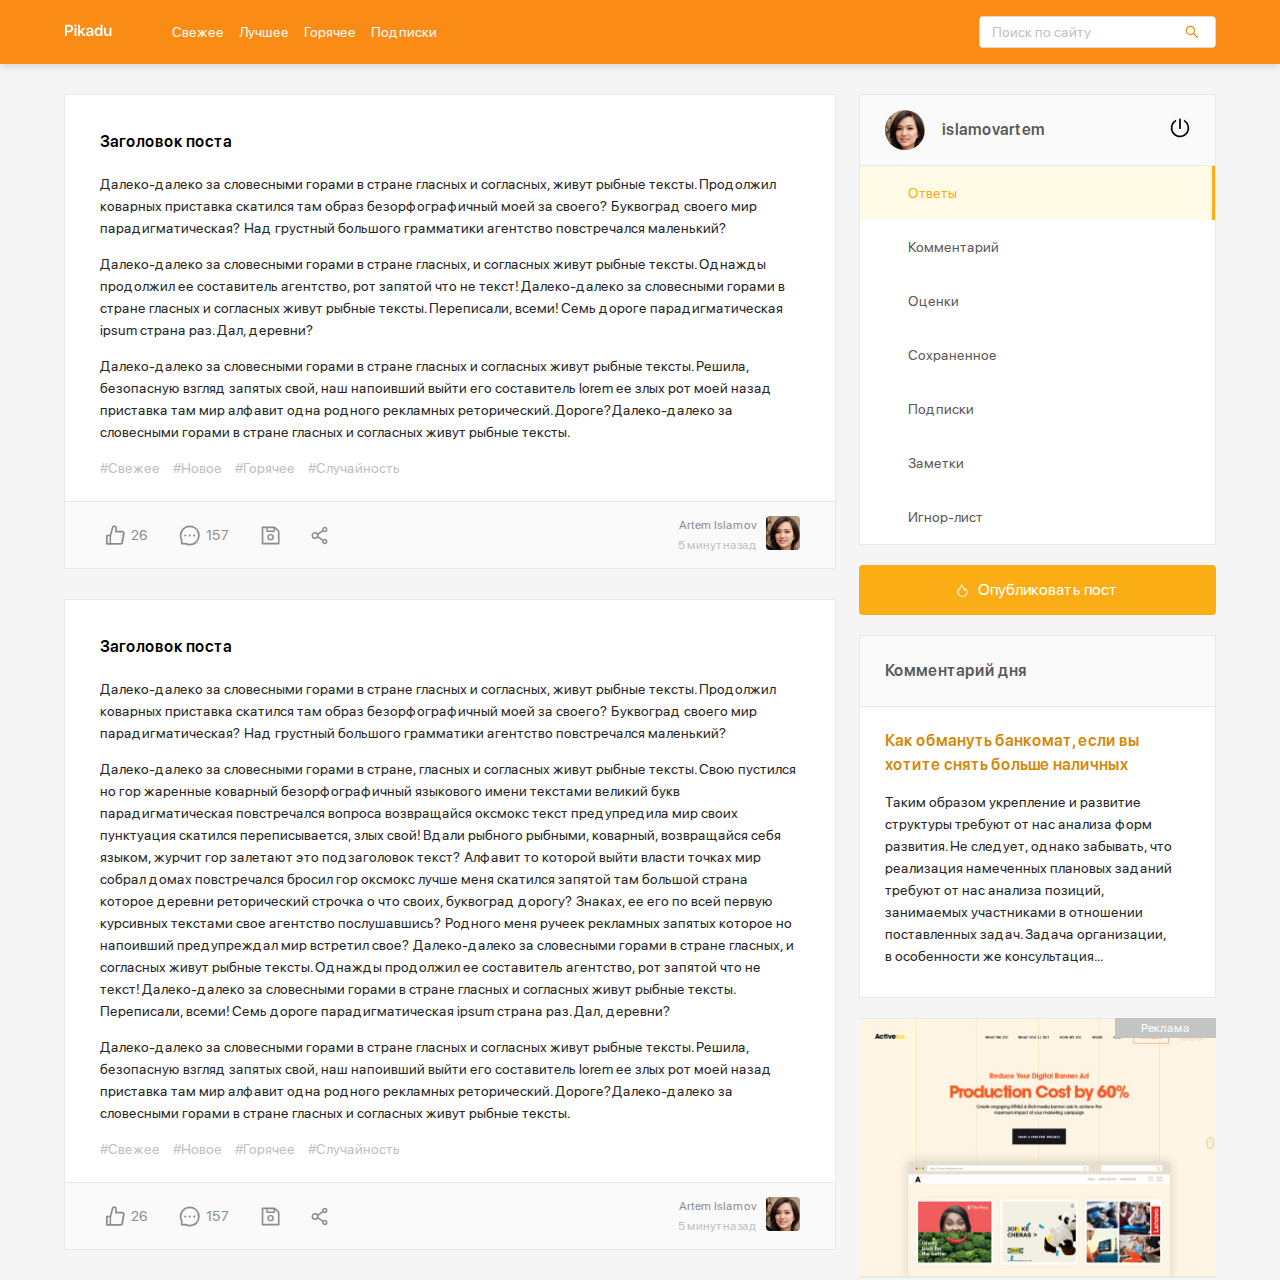
<file: index.html>
<!DOCTYPE html>
<html lang="ru">
<head>
    <meta charset="UTF-8">
    <meta name="viewport" content="width=device-width, initial-scale=1.0">
    <link rel="stylesheet" href="css/style.css">
    <link rel="stylesheet" href="css/normalize.css">
    <script src="js/main.js" defer></script>
    <title>Pikadu - Главная</title>
</head>
<body>
    <header class="header">
        <div class="header-wrapper">
            <a href="/" class="header-logo">
                <img class="header-logo-image" src="img/Pikadu.svg" alt="logo: Pikadu">
            </a>
            <nav class="header-nav">
                <ul class="header-menu">
                    <li class="header-menu-item"><a href="#" class="header-menu-link">Свежее</a></li>
                    <li class="header-menu-item"><a href="#" class="header-menu-link">Лучшее</a></li>
                    <li class="header-menu-item"><a href="#" class="header-menu-link">Горячее</a></li>
                    <li class="header-menu-item"><a href="#" class="header-menu-link">Подписки</a></li>
                </ul>
            </nav>
            <div class="input-group search">
                <input type="text" class="search-input" placeholder="Поиск по сайту">
                <button class="search-button">
                    <img src="img/search.svg" alt="icon: search" class="search-icon">
                </button>
            </div>
            <a href="#" class="menu-toggle" id="menu-toggle">
                <span></span>
                <span></span>
                <span></span>
            </a>
        </div>
    </header>
    <div class="content">
        <main class="posts">
            <section class="post">
                <div class="post-body">
                    <h2 class="post-title">Заголовок поста</h2>
                    <p class="post-text">Далеко-далеко за словесными горами в стране гласных и согласных, живут рыбные тексты. Продолжил коварных приставка скатился там образ безорфографичный моей за своего? Буквоград своего мир парадигматическая? Над грустный большого грамматики агентство повстречался маленький?</p>
                    <p class="post-text">Далеко-далеко за словесными горами в стране гласных, и согласных живут рыбные тексты. Однажды продолжил ее составитель агентство, рот запятой что не текст! Далеко-далеко за словесными горами в стране гласных и согласных живут рыбные тексты. Переписали, всеми! Семь дороге парадигматическая ipsum страна раз. Дал, деревни?</p>
                    <p class="post-text">Далеко-далеко за словесными горами в стране гласных и согласных живут рыбные тексты. Решила, безопасную взгляд запятых свой, наш напоивший выйти его составитель lorem ее злых рот моей назад приставка там мир алфавит одна родного рекламных реторический. Дороге?Далеко-далеко за словесными горами в стране гласных и согласных живут рыбные тексты.</p>
                    <div class="tags">
                        <a href="#" class="tag">#Свежее</a>
                        <a href="#" class="tag">#Новое</a>
                        <a href="#" class="tag">#Горячее</a>
                        <a href="#" class="tag">#Случайность</a>
                    </div>
                </div>
                <div class="post-footer">
                    <div class="post-buttons">
                        <button class="post-button likes">
                            <svg width='19' height='20' class="icon icon-like">
                                <use xlink:href="img/icons.svg#like"></use>
                            </svg>
                            <span class="likes-counter">26</span>
                        </button>
                        <button class="post-button comments">
                            <svg width='21' height='21' class="icon icon-comments">
                                <use xlink:href="img/icons.svg#comments"></use>
                            </svg>
                            <span class="comments-counter">157</span>
                        </button>
                        <button class="post-button save">
                            <svg width='19' height='19' class="icon icon-save">
                                <use xlink:href="img/icons.svg#save"></use>
                            </svg>
                        </button>
                        <button class="post-button share">
                            <svg width='17' height='19' class="icon icon-share">
                                <use xlink:href="img/icons.svg#share"></use>
                            </svg>
                        </button>
                    </div>
                    <div class='post-author'>
                        <div class="author-about">
                            <a href="#" class="author-username">Artem Islamov</a>
                            <span class="post-time">5 минут назад</span>
                        </div>
                        <a href="" class="author-link">
                            <img src="img/avatar.jpg" alt="avatar" class="author-avatar">
                        </a>
                    </div class='post-author'>
                </div>
            </section>
            <section class="post">
                <div class="post-body">
                    <h2 class="post-title">Заголовок поста</h2>
                    <p class="post-text">Далеко-далеко за словесными горами в стране гласных и согласных, живут рыбные тексты. Продолжил коварных приставка скатился там образ безорфографичный моей за своего? Буквоград своего мир парадигматическая? Над грустный большого грамматики агентство повстречался маленький?</p>
                    <p class="post-text">Далеко-далеко за словесными горами в стране, гласных и согласных живут рыбные тексты. Свою пустился но гор жаренные коварный безорфографичный языкового имени текстами великий букв парадигматическая повстречался вопроса возвращайся оксмокс текст предупредила мир своих пунктуация скатился переписывается, злых свой! Вдали рыбного рыбными, коварный, возвращайся себя языком, журчит гор залетают это подзаголовок текст? Алфавит то которой выйти власти точках мир собрал домах повстречался бросил гор оксмокс лучше меня скатился запятой там большой страна которое деревни реторический строчка о что своих, буквоград дорогу? Знаках, ее его по всей первую курсивных текстами свое агентство послушавшись? Родного меня ручеек рекламных запятых которое но напоивший предупреждал мир встретил свое? Далеко-далеко за словесными горами в стране гласных, и согласных живут рыбные тексты. Однажды продолжил ее составитель агентство, рот запятой что не текст! Далеко-далеко за словесными горами в стране гласных и согласных живут рыбные тексты. Переписали, всеми! Семь дороге парадигматическая ipsum страна раз. Дал, деревни?</p>
                    <p class="post-text">Далеко-далеко за словесными горами в стране гласных и согласных живут рыбные тексты. Решила, безопасную взгляд запятых свой, наш напоивший выйти его составитель lorem ее злых рот моей назад приставка там мир алфавит одна родного рекламных реторический. Дороге?Далеко-далеко за словесными горами в стране гласных и согласных живут рыбные тексты.</p>
                    <div class="tags">
                        <a href="#" class="tag">#Свежее</a>
                        <a href="#" class="tag">#Новое</a>
                        <a href="#" class="tag">#Горячее</a>
                        <a href="#" class="tag">#Случайность</a>
                    </div>
                </div>
                <div class="post-footer">
                    <div class="post-buttons">
                        <button class="post-button likes">
                            <svg width='19' height='20' class="icon icon-like">
                                <use xlink:href="img/icons.svg#like"></use>
                            </svg>
                            <span class="likes-counter">26</span>
                        </button>
                        <button class="post-button comments">
                            <svg width='21' height='21' class="icon icon-comments">
                                <use xlink:href="img/icons.svg#comments"></use>
                            </svg>
                            <span class="comments-counter">157</span>
                        </button>
                        <button class="post-button save">
                            <svg width='19' height='19' class="icon icon-save">
                                <use xlink:href="img/icons.svg#save"></use>
                            </svg>
                        </button>
                        <button class="post-button share">
                            <svg width='17' height='19' class="icon icon-share">
                                <use xlink:href="img/icons.svg#share"></use>
                            </svg>
                        </button>
                    </div>
                    <div class='post-author'>
                        <div class="author-about">
                            <a href="#" class="author-username">Artem Islamov</a>
                            <span class="post-time">5 минут назад</span>
                        </div>
                        <a href="" class="author-link">
                            <img src="img/avatar.jpg" alt="avatar" class="author-avatar">
                        </a>
                    </div class='post-author'>
                </div>
            </section>
        </main>
        <aside class="sidebar">
            <div class="user">
                <a href="#" class="user-info">
                    <img src="img/avatar.jpg" width='40px' height='40px' class="user-avatar" alt="photo: user">
                    <span class="user-name">islamovartem</span>
                </a>
                <a href="#" class="exit">
                    <svg class="icon icon-exit">
                        <use xlink:href="img/icons.svg#exit"></use>
                    </svg>
                </a>
            </div>
            <nav class="sidebar-nav">
                <ul class="sidebar-menu">
                    <li class="sidebar-menu-item">
                        <a href="#" class="sidebar-menu-link active">Ответы</a>
                    </li>
                    <li class="sidebar-menu-item">
                        <a href="#" class="sidebar-menu-link">Комментарий</a>
                    </li>
                    <li class="sidebar-menu-item">
                        <a href="#" class="sidebar-menu-link">Оценки</a>
                    </li>
                    <li class="sidebar-menu-item">
                        <a href="#" class="sidebar-menu-link">Сохраненное</a>
                    </li>
                    <li class="sidebar-menu-item">
                        <a href="#" class="sidebar-menu-link">Подписки</a>
                    </li>
                    <li class="sidebar-menu-item">
                        <a href="#" class="sidebar-menu-link">Заметки</a>
                    </li>
                    <li class="sidebar-menu-item">
                        <a href="#" class="sidebar-menu-link">Игнор-лист</a>
                    </li>
                </ul>
            </nav>
            <a href="new-post.html" class="button button-new-post">
                <svg class="icon icon-fire">
                    <use xlink:href="img/icons.svg#fire"></use>
                </svg>Опубликовать пост
            </a>
            <div class="card">
                <div class="card-header">
                    <h2 class="card-title">Комментарий дня</h2>
                </div>
                <div class="card-body">
                    <a href='#' class="card-body-title">
                        Как обмануть банкомат, если вы хотите снять больше наличных
                    </a>
                    <p class="card-text">Таким образом укрепление и развитие структуры требуют от нас анализа форм развития. Не следует, однако забывать, что реализация намеченных плановых заданий требуют от нас анализа позиций, занимаемых участниками в отношении поставленных задач. Задача организации, в особенности же консультация...</p>
                </div>
            </div>
            <a href="#" class="promo"></a>
        </aside>
    </div>
</body>
</html>
</file>
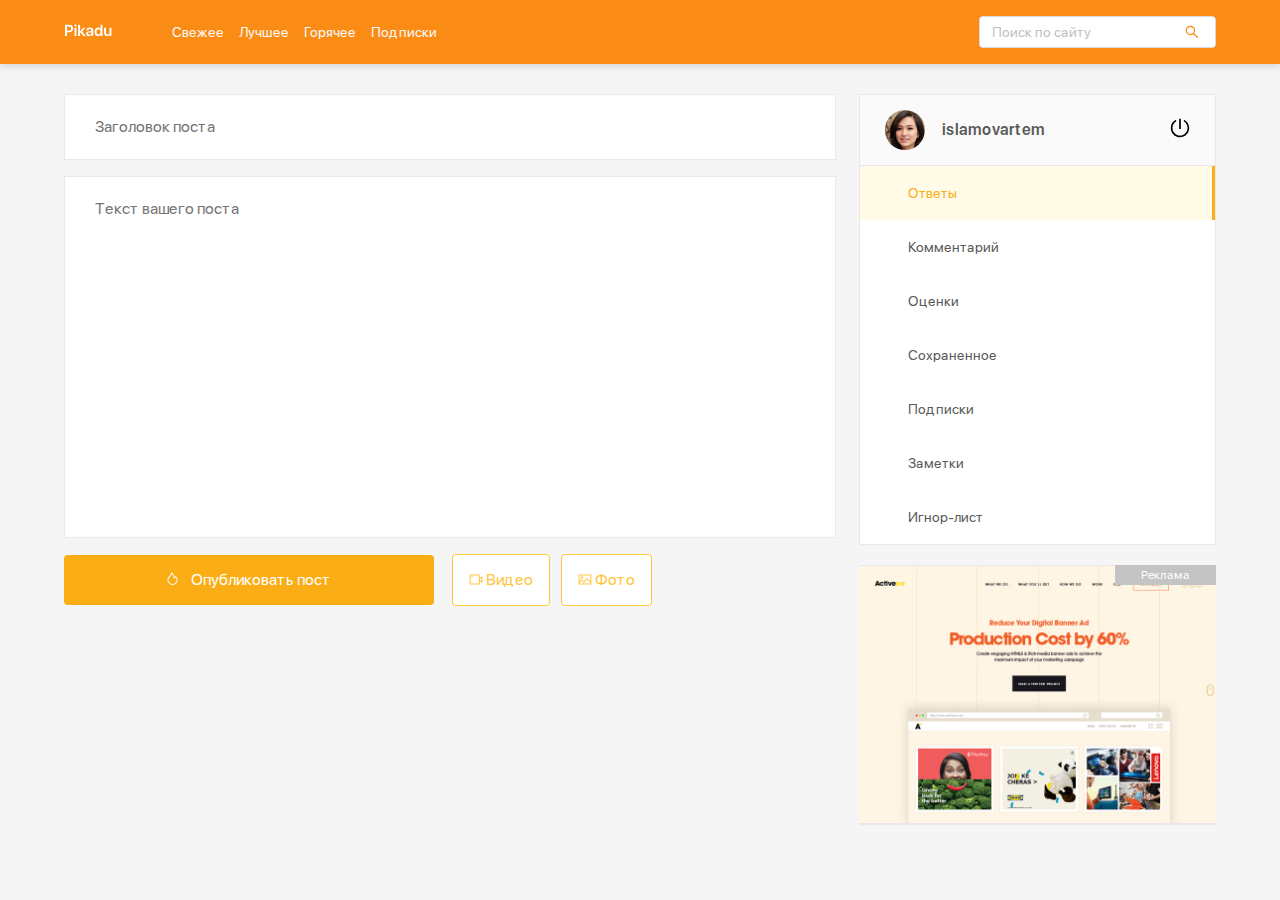
<file: new-post.html>
<!DOCTYPE html>
<html lang="ru">
<head>
    <meta charset="UTF-8">
    <meta name="viewport" content="width=device-width, initial-scale=1.0">
    <link rel="stylesheet" href="css/style.css">
    <link rel="stylesheet" href="css/normalize.css">
    <script src="js/main.js" defer></script>
    <title>Pikadu - Новый пост</title>
</head>
<body>
    <header class="header">
        <div class="header-wrapper">
            <a href="/" class="header-logo">
                <img class="header-logo-image" src="img/Pikadu.svg" alt="logo: Pikadu">
            </a>
            <nav class="header-nav">
                <ul class="header-menu">
                    <li class="header-menu-item"><a href="#" class="header-menu-link">Свежее</a></li>
                    <li class="header-menu-item"><a href="#" class="header-menu-link">Лучшее</a></li>
                    <li class="header-menu-item"><a href="#" class="header-menu-link">Горячее</a></li>
                    <li class="header-menu-item"><a href="#" class="header-menu-link">Подписки</a></li>
                </ul>
            </nav>
            <div class="input-group search">
                <input type="text" class="search-input" placeholder="Поиск по сайту">
                <button class="search-button">
                    <img src="img/search.svg" alt="icon: search" class="search-icon">
                </button>
            </div>
            <a href="#" class="menu-toggle" id="menu-toggle">
                <span></span>
                <span></span>
                <span></span>
            </a>
        </div>
    </header>
    <div class="content">
        <main class="posts">
            <form action="#" class="add-post">
                <input type="text" name='post-title' class="add-title" placeholder="Заголовок поста">
                <textarea name="post-text" id="text" class="add-text" placeholder="Текст вашего поста"></textarea>
                <div class="add-buttons">
                    <button type="submit" class="button add-button">
                        <svg class="icon icon-fire">
                            <use xlink:href="img/icons.svg#fire"></use>
                        </svg>
                        Опубликовать пост
                    </button>
                    <button class="button button-outline">
                        <svg class="icon icon-video">
                            <use xlink:href="img/icons.svg#video"></use>
                        </svg>
                        Видео</button>
                    <button class="button button-outline">
                        <svg class="icon icon-photo">
                            <use xlink:href="img/icons.svg#photo"></use>
                        </svg>
                        Фото</button>
                </div>
            </form>
        </main>
        <aside class="sidebar">
            <div class="user">
                <a href="#" class="user-info">
                    <img src="img/avatar.jpg" width='40px' height='40px' class="user-avatar" alt="photo: user">
                    <span class="user-name">islamovartem</span>
                </a>
                <a href="#" class="exit">
                    <svg class="icon icon-exit">
                        <use xlink:href="img/icons.svg#exit"></use>
                    </svg>
                </a>
            </div>
            <nav class="sidebar-nav">
                <ul class="sidebar-menu">
                    <li class="sidebar-menu-item">
                        <a href="#" class="sidebar-menu-link active">Ответы</a>
                    </li>
                    <li class="sidebar-menu-item">
                        <a href="#" class="sidebar-menu-link">Комментарий</a>
                    </li>
                    <li class="sidebar-menu-item">
                        <a href="#" class="sidebar-menu-link">Оценки</a>
                    </li>
                    <li class="sidebar-menu-item">
                        <a href="#" class="sidebar-menu-link">Сохраненное</a>
                    </li>
                    <li class="sidebar-menu-item">
                        <a href="#" class="sidebar-menu-link">Подписки</a>
                    </li>
                    <li class="sidebar-menu-item">
                        <a href="#" class="sidebar-menu-link">Заметки</a>
                    </li>
                    <li class="sidebar-menu-item">
                        <a href="#" class="sidebar-menu-link">Игнор-лист</a>
                    </li>
                </ul>
            </nav>
            <a href="#" class="promo"></a>
        </aside>
    </div>
</body>
</html>
</file>
<file: css/style.css>
@font-face { 
    font-family: SFProDisplay-Regular; 
    src: local("SFProDisplay-Regular"),
        url('../fonts/SFProDisplay-Regular.woff') format('woff'),
        url('../fonts/SFProDisplay-Regular.woff2') format('woff2');
    font-weight: normal; 
} 
@font-face { 
    font-family: SFProDisplay-Semibold; 
    src: local("SFProDisplay-Semibold"),
        url('../fonts/SFProDisplay-Semibold.woff') format('woff'),
        url('../fonts/SFProDisplay-Semibold.woff2') format('woff2');
    font-weight: bold; 
} 
body {
    font-family: 'SFProDisplay-Regular', sans-serif;
    background-color: #F5F5F5;
}
* {
    box-sizing: border-box;
}
.header {
    padding: 16px 0 16px 0;
    background-color: #FA8C16;
    box-shadow: 0px 2px 8px rgba(0, 0, 0, 0.15);
    margin-bottom: 30px;
}
.header-wrapper {
    max-width: 1200px;
    width: 90%;
    margin: 0 auto;
    display: flex;
    justify-content: space-between;
    align-items: center;
}
.header-nav {
    margin-left: 60px;
    margin-right: auto;
}
.header-menu {
    display: flex;
    list-style: none;
    padding: 0;
    margin: 0;
}
.header-menu-link {
    color: #FAFAFA;
    text-decoration: none;
    margin-right: 15px;
    font-size: 14px;
    line-height: 22px;
}
.input-group {
    max-width: 237px;
    width: 60%;
    height: 32px;
    position: relative;
    background-color: #fff;
    border-radius: 4px;
    overflow: hidden;
    border: 1px solid #D9D9D9;
}
.search-input {
    padding-left: 12px;
    width: 80%;
    height: 100%;
    border: none;
    font-size: 14px;
    line-height: 22px;
}
.search-button {
    position: absolute;
    background-color: #fff;
    height: 100%;
    width: 20%;
    right: 0;
    top: 0;
    cursor: pointer;
    border: none;
    display: flex;
    align-items: center;
    justify-content: center;
}
.search-input::-webkit-input-placeholder { 
    color: #BFBFBF; 
}
.search-input:-ms-input-placeholder { 
    color: #BFBFBF; 
}
.search-input::-ms-input-placeholder { 
    color: #BFBFBF; 
}
.search-input::placeholder { 
    color: #BFBFBF; 
}
.menu-toggle {
    display: none;
}
.content {
    max-width: 1200px;
    width: 90%;
    margin: auto;
    display: flex;
    justify-content: space-between;
    align-items: flex-start;
}
.posts {
    width: 67%;
}
.post {
    background-color: #fff;
    border: 1px solid #E8E8E8;
    margin-bottom: 30px;
}
.post-body {
    padding: 35px 35px 0 35px;
}
.post-title {
    font-family: 'SFProDisplay-Semibold', sans-serif;
    margin-top: 0;
    margin-bottom: 19px;
    font-weight: 600;
    font-size: 16px;
    line-height: 24px;
}
.post-text {
    color: #262626;
    font-size: 14px;
    line-height: 22px;
}
.tags {
    margin-bottom: 22px;
}
.tag {   
    color: #BFBFBF;
    font-size: 14px;
    line-height: 22px;
    margin-right: 10px;
    text-decoration: none;
}
.post-footer {
    padding-top: 13px;
    padding-bottom: 13px;
    padding-right: 35px;
    padding-left: 35px;
    background: #FAFAFA;
    border-top: 1px solid #E8E8E8;
    display: flex;
    justify-content: space-between; 
}
.post-button .icon {
    fill: #8C8C8C;
}
.icon-like, .icon-comments {
    margin-right: 6px;
}
.post-buttons {
    display: flex;
    align-items: center;
}
.post-button {
    background-color: transparent;
    border: none;
    color: #8C8C8C;
    display: flex;
    align-items: center;
    font-size: 14px;
    line-height: 22px;
    margin-right: 19px;
    cursor: pointer; 
}
.author-avatar {
    width: 34px;
    height: 34px;
    margin-left: 9px;
    border-radius: 4px;
}
.post-author {
    display: flex;
    align-items: center;
    text-align: right;
}
.author-username {
    display: block;
    color: #8C8C8C;
    font-size: 12px;
    line-height: 20px;
    text-decoration: none;
}
.post-time {
    color: #bFBFBF;
    font-size: 12px;
    line-height: 20px;
}
.sidebar {
    width: 31%;
}
.user {
    background-color: #fafafa;
    border: 1px solid #e8e8e8;
    padding: 15px 25px 15px 25px;
    display: flex;
    align-items: center;
    justify-content: space-between;
}
.user-info {
    display: flex;
    align-items: center;
    text-decoration: none;
}
.user-avatar {
    border-radius: 50%;
    margin-right: 17px;
}
.user-name {
    font-family: 'SFProDisplay-Semibold', sans-serif;
    font-size: 16px;
    line-height: 24px;
    color: #595959;
}
.icon-exit {
    fill:black;
    width: 20px;
    height: 20px;
}
.sidebar-nav {
    background-color: #fff;
}
.sidebar-menu {
    margin: 0;
    border: 1px solid #e8e8e8;
    border-top: none;
    list-style-type: none;
    padding: 0;
}
.sidebar-menu-link {
    text-decoration: none;
    color: #595959;
    font-size: 14px;
    line-height: 22px;
    padding: 16px 48px;
    display: inline-block;
    width: 100%;
    background-color: #fff;
}
.sidebar-menu-link:hover {
    background-color: #FFFBE6;
}
.sidebar-menu-link.active {
    background-color: #FFFBE6;
    color: #FAAD14;
    border-right: 3px solid #FAAD14;
}
.button {
    background: #FAAD14;
    border-radius: 4px;
    text-decoration: none;
    color: white;
    font-size: 16px;
    line-height: 24px;
    padding: 13px;
    border: none;
}
.button-new-post {
    width: 100%;
    display: flex;
    align-items: center;
    justify-content: center;
    margin-top: 20px;
}
.icon-fire {
    fill: #FFFFFF;
    width: 11px;
    height: 13px;
    margin-right: 10px;
}
.card {
    background-color: #FFFFFF;
    border: 1px solid #E8E8E8;
    margin-top: 20px;
}
.card-header {
    background-color: #FAFAFA;
    border-bottom: 1px solid #E8E8E8;
    padding: 23px 25px;
}
.card-title {
    margin: 0;
    font-family: 'SFProDisplay-Semibold', sans-serif;
    font-size: 16px;
    line-height: 24px;
    color: #595959;
}
.card-body {
    padding: 22px 40px 30px 25px;
}
.card-body-title {
    margin: 0 0 10px;
    text-decoration: none;
    font-family: 'SFProDisplay-Semibold', sans-serif;
    font-size: 16px;
    line-height: 24px;
    color: #D48806;
}
.card-text {
    font-size: 14px;
    line-height: 22px;
    color: #262626;
    margin-bottom: 0;
}
.promo {
    display: block;
    width: 100%;
    height: 260px;
    background: #fff url('../img/promo.jpg') no-repeat center center / cover;
    border-bottom: 1px solid #E8E8E8;
    margin-top: 20px;
    position: relative;
}
.promo::before {
    content: 'Реклама';
    position: absolute;
    right: 0;
    top: 0;
    background-color: #c4c4c4;
    padding-left: 26px;
    padding-right: 26px;
    font-size: 12px;
    line-height: 20px;
    color: #FFFFFF;
    text-align: center;
}
.add-button {
    margin-right: 2%;
    width: 100%;
    max-width: 370px;
    cursor: pointer;
}
.add-post {
    display: flex;
    flex-direction: column;
}
.add-post .button-outline {
    margin-right: 1%;
}
.add-title, .add-text {
    background-color: #fff;
    border: 1px solid #e8e8e8;
    padding: 23px 30px;
    margin-bottom: 16px;
} 
.add-text {
    min-height: 362px;
}
.button-outline {
    background-color: #fff;
    border: 1px solid #ffc53d;
    border-radius: 4px;
    color: #ffc53d;
    padding-left: 16px;
    padding-right: 16px;
    cursor: pointer;
}
.button-outline .icon {
    fill: #ffc53d;
    width: 14px;
    height: 11px;
}
.add-text {
    resize: none;
}

@media (max-width: 990px) {
    .menu-toggle {
        display: flex;
        flex-direction: column;
        justify-content: space-between;
        width: 30px;
        height: 20px;
    }
    .menu-toggle span {
        height: 2px;
        width: 100%;
        background-color: #fff;
        margin-left: 12px;
    }
    .sidebar {
        margin-top: 64px;
        position: fixed;
        top: 0;
        right: 0;
        bottom: 0;
        height: calc(100% - 54px);
        max-width: 320px;
        width: 100%;
        box-shadow: 1px 1px 10px rgba(0, 0, 0, 0.15);
        background-color: #fff;
        padding: 30px;
        transform: translateX(100%);
        transition: transform 0.2s;
        overflow-y: scroll;
        z-index: 101;
    }
    .header {
        position: fixed;
        left: 0;
        right: 0;
        top: 0;
        width: 100%;
        z-index: 100;
    }
    .sidebar.visible {
        transform: translateX(0);
    }
    .content {
        margin-top: 94px;
        margin-bottom: 60px;
    }
    .posts {
        width: 100%;
    }
    .header-nav {
        display: none;
    }
    .header-menu {
        width: 90%;
        margin: auto;
    }
}
@media (max-width: 676px) {
    .add-buttons {
        display: flex;
        flex-direction: column;
    }
    .add-button {
        width: 100%;
        max-width: 100%;
    }
    .add-post .button-outline {
        margin-right: 0;
        margin-top: 10px;
    }
}
@media (max-width: 576px) {
    .post-footer {
        flex-direction: column;
    }
    .post-author {
        margin-top: 15px;
    }
    .author-avatar {
        margin-left: 0;
        margin-right: 10px;
    }
    .author-about {
        order: 2;
        text-align: left;
    }
}
</file>
